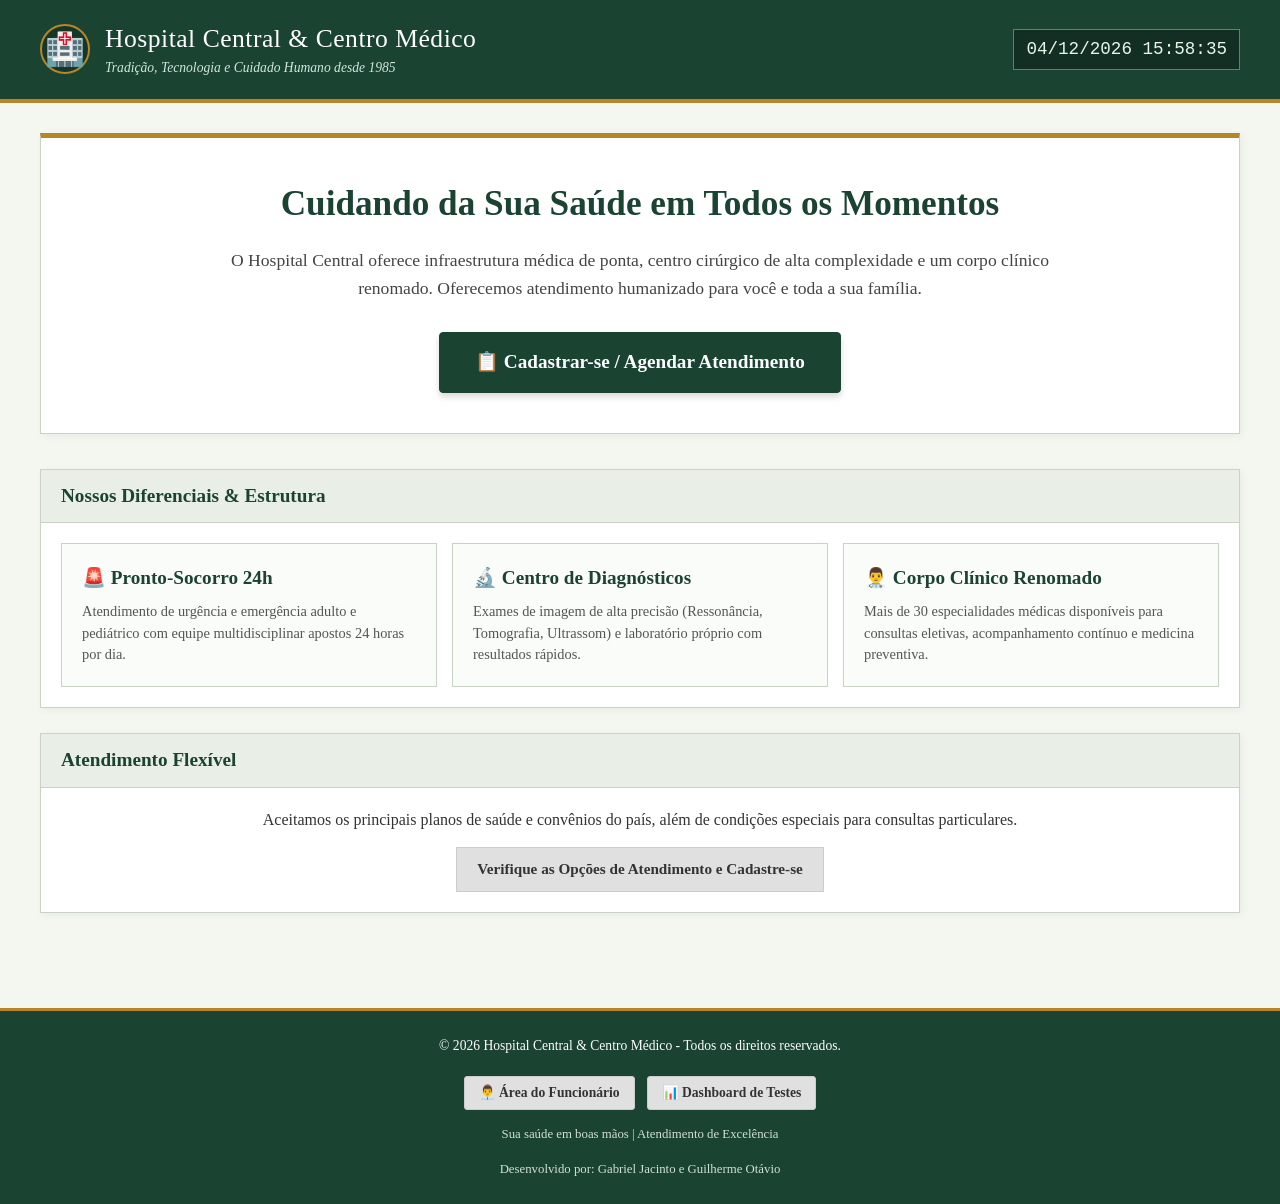
<file: index.html>
<!DOCTYPE html>
<html lang="pt-BR">
<head>
    <meta charset="UTF-8">
    <meta name="viewport" content="width=device-width, initial-scale=1.0">
    <meta name="author" content="Gabriel Jacinto e Guilherme Otávio">
    <title>Hospital Central - Excelência em Saúde</title>
    <link rel="stylesheet" href="style.css">
</head>
<body>

    <!-- HEADER SEMÂNTICO -->
    <header class="header-principal">
        <div class="container header-content">
            <div class="logo-area">
                <div class="brasao">🏥</div>
                <div>
                    <h1>Hospital Central & Centro Médico</h1>
                    <p class="subtitulo">Tradição, Tecnologia e Cuidado Humano desde 1985</p>
                </div>
            </div>
            <div class="relogio-sistema" id="relogio">--:--:--</div>
        </div>
    </header>

    <!-- BANNER PRINCIPAL DE PROPAGANDA -->
    <section class="container" style="margin-top: 30px;">
        <div class="painel" style="border-top: 5px solid var(--dourado);">
            <div class="painel-body" style="text-align: center; padding: 40px 20px;">
                <h2 style="color: var(--verde-escuro); font-size: 2.2rem; margin-bottom: 15px;">
                    Cuidando da Sua Saúde em Todos os Momentos
                </h2>
                <p style="font-size: 1.1rem; color: #444; max-width: 850px; margin: 0 auto 25px auto; line-height: 1.6;">
                    O Hospital Central oferece infraestrutura médica de ponta, centro cirúrgico de alta complexidade e um corpo clínico renomado. Oferecemos atendimento humanizado para você e toda a sua família.
                </p>

                <!-- BOTÃO DE CHAMADA PARA O CADASTRO SEPARADO -->
                <div style="margin-top: 30px;">
                    <a href="paciente.html" class="btn btn-primary" style="font-size: 1.2rem; padding: 15px 35px; text-decoration: none; display: inline-block; border-radius: 4px; box-shadow: 0 4px 6px rgba(0,0,0,0.15);">
                        📋 Cadastrar-se / Agendar Atendimento
                    </a>
                </div>
            </div>
        </div>
    </section>

    <!-- GRID DE DIFERENCIAIS E SERVIÇOS -->
    <main class="container main-content" style="padding-top: 10px;">
        <section class="painel">
            <div class="painel-header">
                <h2>Nossos Diferenciais & Estrutura</h2>
            </div>
            <div class="painel-body">
                <div class="grid grid-3">
                    <div style="background: #fafcf9; padding: 20px; border: 1px solid var(--borda-cor);">
                        <h3 style="color: var(--verde-escuro); font-size: 1.2rem; margin-bottom: 8px;">🚨 Pronto-Socorro 24h</h3>
                        <p style="font-size: 0.9rem; color: #555;">Atendimento de urgência e emergência adulto e pediátrico com equipe multidisciplinar apostos 24 horas por dia.</p>
                    </div>

                    <div style="background: #fafcf9; padding: 20px; border: 1px solid var(--borda-cor);">
                        <h3 style="color: var(--verde-escuro); font-size: 1.2rem; margin-bottom: 8px;">🔬 Centro de Diagnósticos</h3>
                        <p style="font-size: 0.9rem; color: #555;">Exames de imagem de alta precisão (Ressonância, Tomografia, Ultrassom) e laboratório próprio com resultados rápidos.</p>
                    </div>

                    <div style="background: #fafcf9; padding: 20px; border: 1px solid var(--borda-cor);">
                        <h3 style="color: var(--verde-escuro); font-size: 1.2rem; margin-bottom: 8px;">👨‍⚕️ Corpo Clínico Renomado</h3>
                        <p style="font-size: 0.9rem; color: #555;">Mais de 30 especialidades médicas disponíveis para consultas eletivas, acompanhamento contínuo e medicina preventiva.</p>
                    </div>
                </div>
            </div>
        </section>

        <!-- SEÇÃO DE INFORMAÇÕES DE CONVÊNIOS -->
        <section class="painel">
            <div class="painel-header">
                <h2>Atendimento Flexível</h2>
            </div>
            <div class="painel-body" style="text-align: center;">
                <p style="font-size: 1rem; color: #333; margin-bottom: 15px;">
                    Aceitamos os principais planos de saúde e convênios do país, além de condições especiais para consultas particulares.
                </p>
                <a href="paciente.html" class="btn btn-secondary" style="text-decoration: none; display: inline-block;">
                    Verifique as Opções de Atendimento e Cadastre-se
                </a>
            </div>
        </section>
    </main>

    <!-- FOOTER SEMÂNTICO COM BOTÕES SOLICITADOS -->
    <footer class="footer-principal" style="padding: 25px 0; background-color: var(--verde-escuro); color: #ffffff; margin-top: 40px;">
        <div class="container footer-content" style="display: flex; flex-direction: column; align-items: center; gap: 15px; text-align: center;">
            
            <p style="margin: 0;">&copy; 2026 Hospital Central & Centro Médico - Todos os direitos reservados.</p>
            
            <!-- APENAS OS DOIS BOTÕES DE SISTEMA -->
            <div style="display: flex; gap: 12px; flex-wrap: wrap; justify-content: center; margin-top: 5px;">
                <a href="funcionario.html" class="btn btn-secondary" style="font-size: 0.85rem; padding: 6px 14px; text-decoration: none; border-radius: 3px; display: inline-flex; align-items: center; gap: 5px;">
                    👨‍💼 Área do Funcionário
                </a>
                <a href="dashboard.html" class="btn btn-secondary" style="font-size: 0.85rem; padding: 6px 14px; text-decoration: none; border-radius: 3px; display: inline-flex; align-items: center; gap: 5px;">
                    📊 Dashboard de Testes
                </a>
            </div>

            <p style="font-size: 0.8rem; color: #d0e0d5; margin: 0;">Sua saúde em boas mãos | Atendimento de Excelência</p>
            <p style="font-size: 0.8rem; color: #d0e0d5; margin: 0;">Desenvolvido por: Gabriel Jacinto e Guilherme Otávio</p>
        </div>
    </footer>

    <script src="script.js"></script>
</body>
</html>
</file>
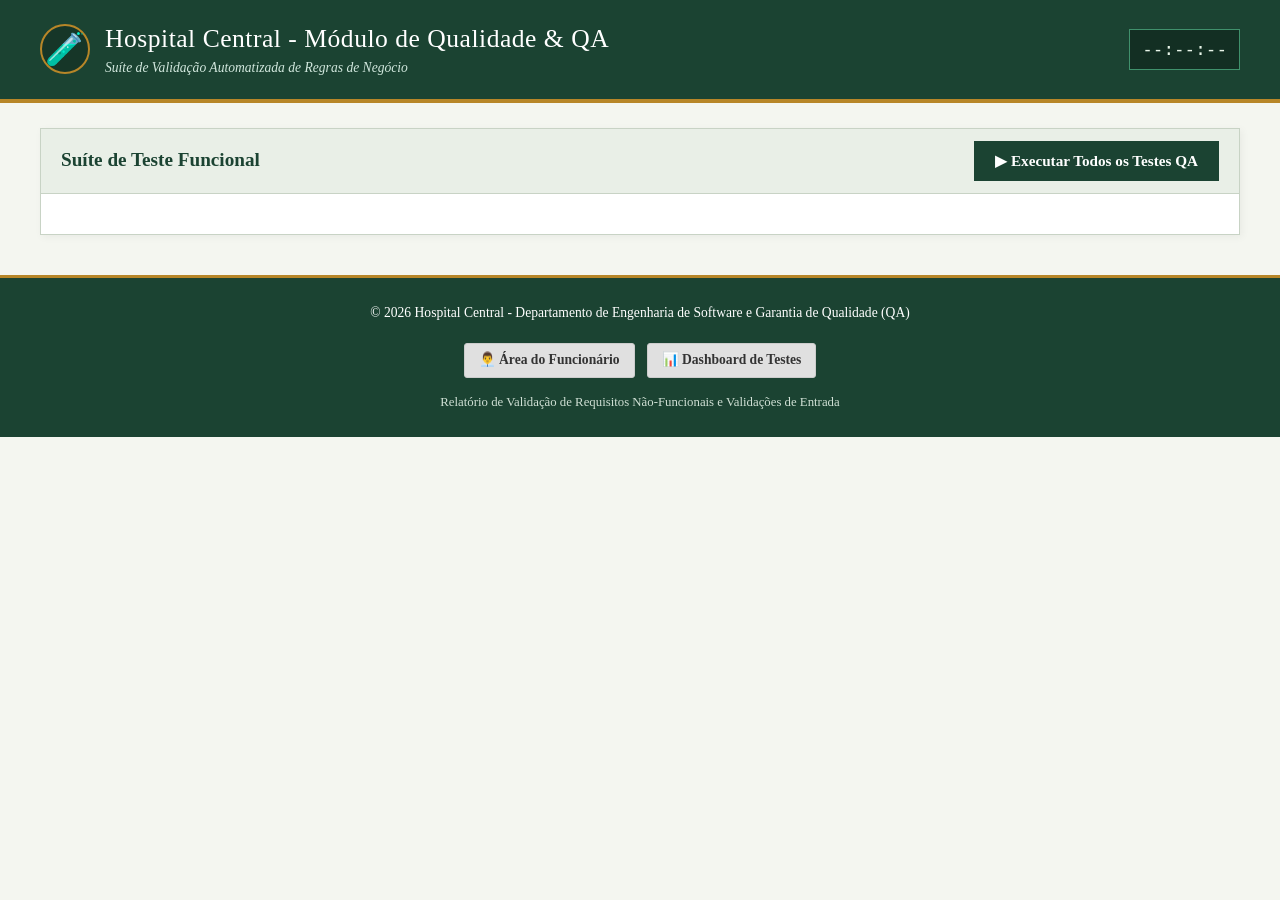
<file: dashboard.html>
<!DOCTYPE html>
<html lang="pt-BR">
<head>
    <meta charset="UTF-8">
    <meta name="viewport" content="width=device-width, initial-scale=1.0">
    <title>Hospital Central - Painel de Testes QA (Quality Assurance)</title>
    <link rel="stylesheet" href="style.css">
    <style>
        /* ESTILOS ESPECÍFICOS DO PAINEL DE QA */
        .qa-status-card {
            display: flex;
            justify-content: space-between;
            align-items: center;
            padding: 15px 20px;
            background: #fafcf9;
            border: 1px solid var(--borda-cor);
            margin-bottom: 20px;
            gap: 20px;
        }

        .badge-qa {
            padding: 4px 10px;
            border-radius: 3px;
            font-weight: bold;
            font-size: 0.85rem;
            letter-spacing: 0.5px;
        }

        .badge-pass {
            background-color: #2d6a4f;
            color: #ffffff;
        }

        .badge-fail {
            background-color: #8b0000;
            color: #ffffff;
        }

        .tabela-qa td {
            vertical-align: middle;
        }

        .log-code {
            font-family: monospace;
            background-color: #eee;
            padding: 2px 6px;
            border-radius: 3px;
            font-size: 0.85rem;
            color: #333;
        }

        .tag-tipo {
            font-weight: bold;
            font-size: 0.8rem;
            padding: 2px 6px;
            border-radius: 3px;
            display: inline-block;
        }

        .tag-requisito {
            color: #2d6a4f;
            background-color: #e8f5e9;
            border: 1px solid #c8e6c9;
        }

        .tag-bloqueio {
            color: #b71c1c;
            background-color: #ffebee;
            border: 1px solid #ffcdd2;
        }

        /* BÔNUS: GRÁFICO EM BARRAS CSS */
        .chart-container {
            width: 100%;
            max-width: 280px;
        }

        .chart-bar-bg {
            height: 18px;
            width: 100%;
            background-color: #8b0000;
            border-radius: 9px;
            overflow: hidden;
            display: flex;
        }

        .chart-bar-fill {
            height: 100%;
            background-color: #2d6a4f;
            width: 0%;
            transition: width 0.4s ease;
        }

        /* BÔNUS: MODAL DE EVIDÊNCIA */
        .modal-evidencia {
            display: none;
            position: fixed;
            z-index: 1000;
            left: 0;
            top: 0;
            width: 100%;
            height: 100%;
            background-color: rgba(0,0,0,0.6);
            align-items: center;
            justify-content: center;
        }

        .modal-content {
            background-color: #fff;
            padding: 20px;
            border-radius: 6px;
            max-width: 500px;
            width: 90%;
            text-align: center;
            border: 1px solid var(--borda-cor);
        }
    </style>
</head>
<body>

    <!-- HEADER SEMÂNTICO -->
    <header class="header-principal">
        <div class="container header-content">
            <div class="logo-area">
                <div class="brasao">🧪</div>
                <div>
                    <h1>Hospital Central - Módulo de Qualidade & QA</h1>
                    <p class="subtitulo">Suíte de Validação Automatizada de Regras de Negócio</p>
                </div>
            </div>
            <div class="relogio-sistema" id="relogio">--:--:--</div>
        </div>
    </header>

    <!-- BANNER & CONTROLES DE EXECUÇÃO DE TESTE -->
    <div class="container" style="margin-top: 25px;">
        <div class="painel">
            <div class="painel-header" style="display: flex; justify-content: space-between; align-items: center;">
                <h2>Suíte de Teste Funcional</h2>
                <button class="btn btn-primary" onclick="executarBateriaDeTestes()">▶ Executar Todos os Testes QA</button>
            </div>
            <div class="painel-body">
                
                <!-- ÁREA DE TESTES (ESCONDIDA POR PADRÃO VIA DISPLAY: NONE) -->
                <div id="conteudoQA" style="display: none;">
                    
                    <!-- BÔNUS: REGISTRO DO NAVEGADOR EXECUTADO -->
                    <div style="background: #eef2f5; padding: 8px 15px; border: 1px solid #cbd5e1; font-size: 0.85rem; margin-bottom: 15px; color: #334155;">
                        🌐 <strong>Ambiente de Execução:</strong> <span id="infoNavegador">Identificando...</span>
                    </div>

                    <!-- RESUMO DA HOMOLOGAÇÃO & BÔNUS: GRÁFICO CSS -->
                    <div class="qa-status-card">
                        <div>
                            <strong style="color: var(--verde-escuro); font-size: 1.1rem;">Resumo da Homologação</strong>
                            <p style="font-size: 0.85rem; color: #555; margin-top: 4px;">Validação de entradas de formulário, máscaras dinâmicas e restrições do sistema.</p>
                        </div>

                        <!-- GRÁFICO CSS BÔNUS -->
                        <div class="chart-container">
                            <span style="font-size: 0.75rem; font-weight: bold; color: #555; display: block; margin-bottom: 4px;">Proporção PASS × FAIL</span>
                            <div class="chart-bar-bg">
                                <div class="chart-bar-fill" id="chartPassFill"></div>
                            </div>
                            <span id="chartLegend" style="font-size: 0.75rem; color: #666; margin-top: 4px; display: block; text-align: center;">0% Passou</span>
                        </div>

                        <div style="display: flex; gap: 15px; text-align: center;">
                            <div>
                                <span class="stat-numero" id="qaTotal">0</span>
                                <span class="stat-rotulo">Testes</span>
                            </div>
                            <div>
                                <span class="stat-numero" style="color: #2d6a4f;" id="qaPassados">0</span>
                                <span class="stat-rotulo">Passaram</span>
                            </div>
                            <div>
                                <span class="stat-numero" style="color: #8b0000;" id="qaFalhados">0</span>
                                <span class="stat-rotulo">Falharam</span>
                            </div>
                        </div>
                    </div>

                    <!-- BÔNUS: FILTROS POR TIPO E POR STATUS -->
                    <div class="tabela-filtros" style="display: flex; gap: 10px; margin-bottom: 15px;">
                        <select id="filtroTipo" onchange="aplicarFiltrosQA()" style="padding: 6px; border: 1px solid var(--borda-cor);">
                            <option value="TODOS">Todos os Tipos (Requisito + Bloqueio)</option>
                            <option value="REQUISITO">Apenas REQUISITOS</option>
                            <option value="BLOQUEIO">Apenas BLOQUEIOS</option>
                        </select>

                        <select id="filtroStatus" onchange="aplicarFiltrosQA()" style="padding: 6px; border: 1px solid var(--borda-cor);">
                            <option value="TODOS">Todos os Status</option>
                            <option value="PASSED">Apenas PASSED</option>
                            <option value="FAILED">Apenas FAILED</option>
                        </select>
                    </div>

                    <!-- TABELA DE RESULTADOS DO TESTE -->
                    <div class="tabela-wrapper">
                        <table class="tabela-classica tabela-qa">
                            <thead>
                                <tr>
                                    <th>ID / Caso de Teste</th>
                                    <th>Categoria</th>
                                    <th>Entrada Simulada</th>
                                    <th>Resultado Esperado</th>
                                    <th>Resultado Obtido</th>
                                    <th>Evidência</th>
                                    <th>Status QA</th>
                                </tr>
                            </thead>
                            <tbody id="tabelaResultadosQA">
                                <!-- Preenchido via Javascript -->
                            </tbody>
                        </table>
                    </div>

                </div>

                <!-- ELEMENTOS OCULTOS PARA TESTE DOM -->
                <div style="display: none;">
                    <input type="text" id="nomeCompleto">
                    <input type="text" id="cpf">
                    <input type="text" id="rg">
                    <input type="text" id="dataNascimento">
                    <input type="text" id="dataAdmissao">
                    <input type="text" id="telefone">
                    <input type="text" id="cep" maxlength="8">
                    <input type="text" id="matricula">
                    <input type="text" id="carteirinha">
                    <input type="number" id="salario" step="0.01" min="0">
                </div>
            </div>
        </div>
    </div>

    <!-- BÔNUS: MODAL DE VISUALIZAÇÃO DE EVIDÊNCIA -->
    <div id="modalEvidencia" class="modal-evidencia">
        <div class="modal-content">
            <h3 id="modalTitulo" style="margin-bottom: 10px; color: var(--verde-escuro);">Evidência do Teste</h3>
            <div id="modalCorpoEvidencia" style="margin: 15px 0; background: #f9f9f9; padding: 15px; border: 1px dashed #ccc;">
                <!-- Conteúdo gerado dinamicamente -->
            </div>
            <button class="btn btn-secondary" onclick="fecharModalEvidencia()">Fechar</button>
        </div>
    </div>

    <!-- FOOTER SEMÂNTICO COM OS BOTÕES PADRONIZADOS -->
    <footer class="footer-principal" style="padding: 25px 0; background-color: var(--verde-escuro); color: #ffffff; margin-top: 40px;">
        <div class="container footer-content" style="display: flex; flex-direction: column; align-items: center; gap: 15px; text-align: center;">
            
            <p style="margin: 0;">&copy; 2026 Hospital Central - Departamento de Engenharia de Software e Garantia de Qualidade (QA)</p>
            
            <div style="display: flex; gap: 12px; flex-wrap: wrap; justify-content: center; margin-top: 5px;">
                <a href="funcionario.html" class="btn btn-secondary" style="font-size: 0.85rem; padding: 6px 14px; text-decoration: none; border-radius: 3px; display: inline-flex; align-items: center; gap: 5px;">
                    👨‍💼 Área do Funcionário
                </a>
                <a href="dashboard.html" class="btn btn-secondary" style="font-size: 0.85rem; padding: 6px 14px; text-decoration: none; border-radius: 3px; display: inline-flex; align-items: center; gap: 5px;">
                    📊 Dashboard de Testes
                </a>
            </div>

            <p style="font-size: 0.8rem; color: #d0e0d5; margin: 0;">Relatório de Validação de Requisitos Não-Funcionais e Validações de Entrada</p>
        </div>
    </footer>

    <!-- CARREGA O SCRIPT DO SISTEMA E O MOTOR DE TESTES QA -->
    <script src="script.js"></script>
    <script src="scriptqa.js"></script>
</body>
</html>
</file>
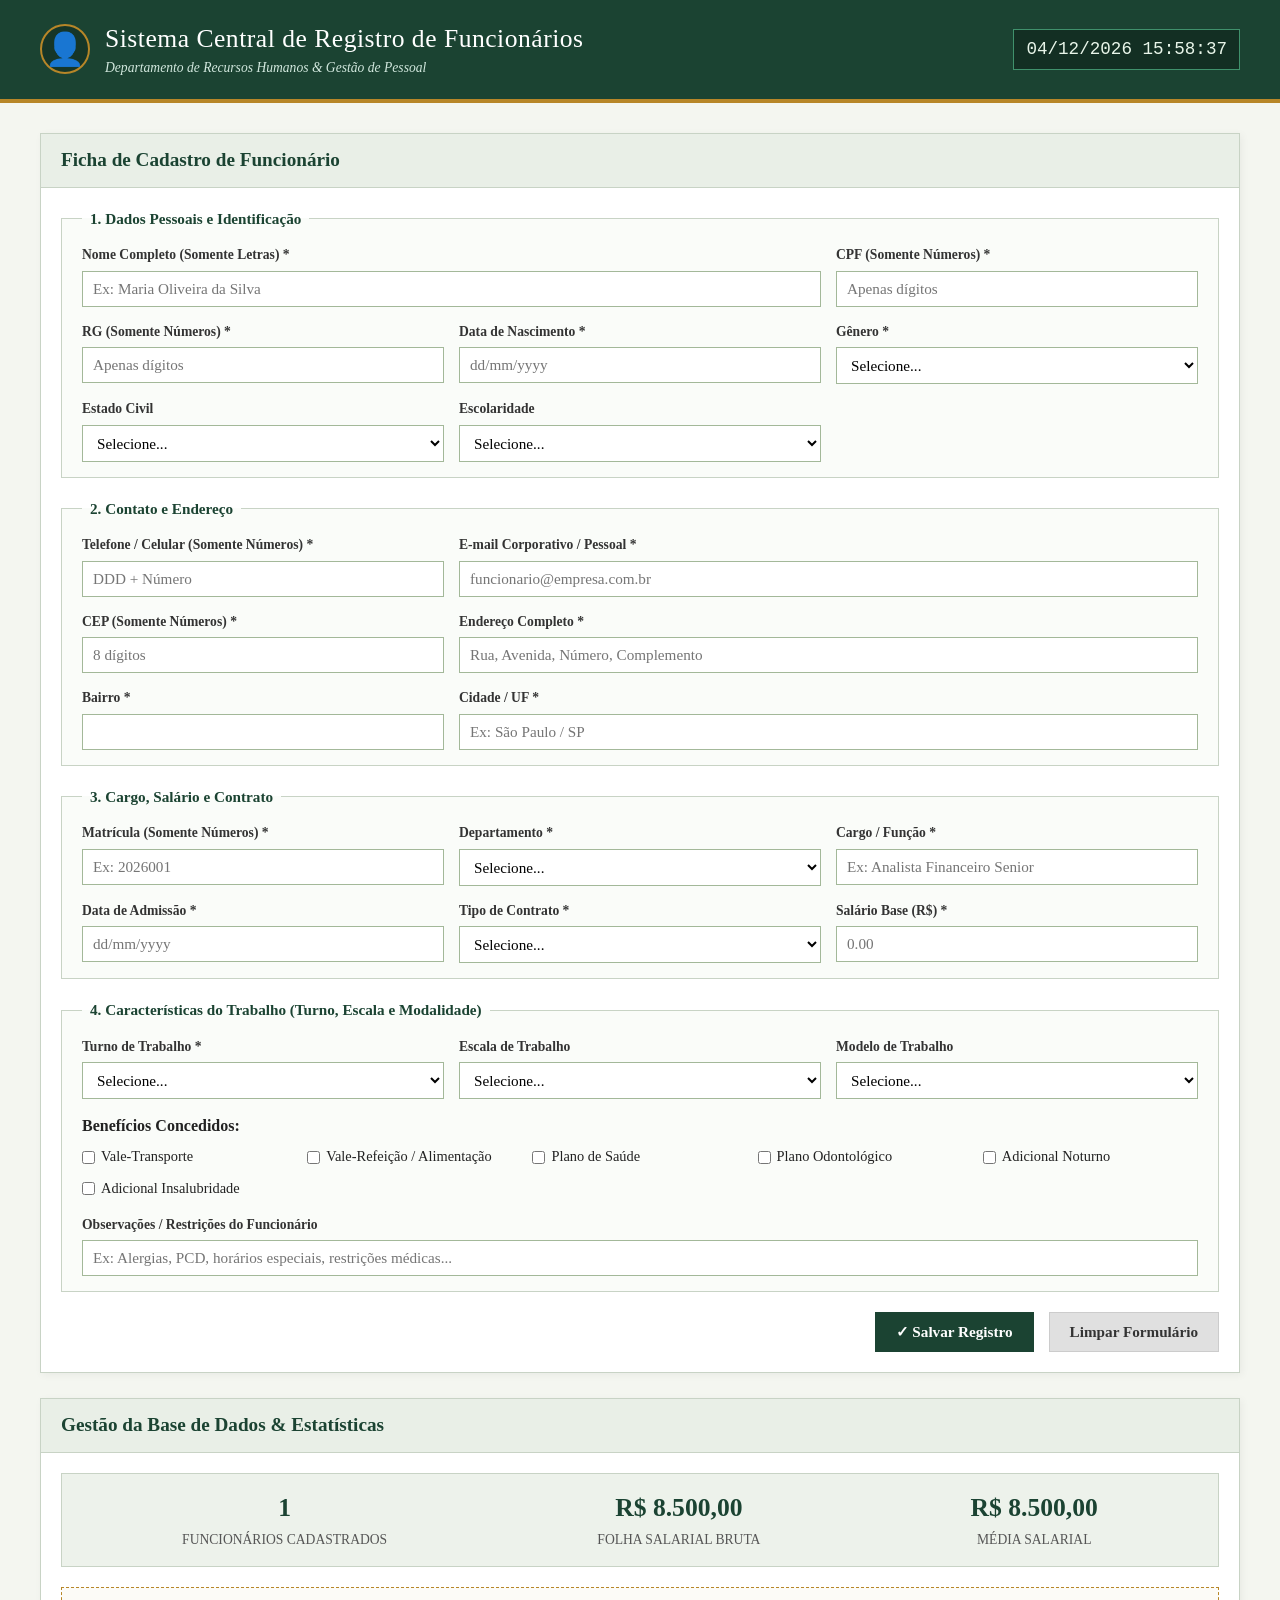
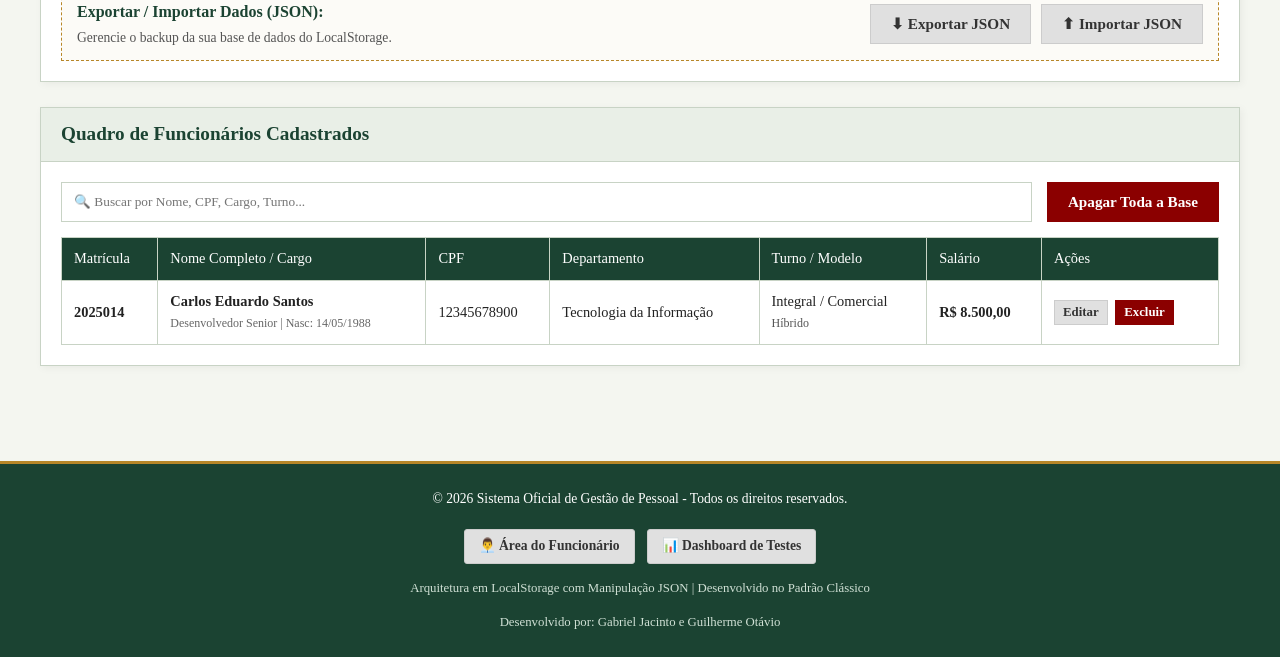
<file: funcionario.html>
<!DOCTYPE html>
<html lang="pt-BR">
<head>
    <meta charset="UTF-8">
    <meta name="viewport" content="width=device-width, initial-scale=1.0">
    <meta name="author" content="Gabriel Jacinto e Guilherme Otávio">
    <title>Sistema de Cadastro de Funcionários</title>
    <link rel="stylesheet" href="style.css">
</head>
<body>

    <!-- HEADER SEMÂNTICO -->
    <header class="header-principal">
        <div class="container header-content">
            <div class="logo-area">
                <div class="brasao">👤</div>
                <div>
                    <h1>Sistema Central de Registro de Funcionários</h1>
                    <p class="subtitulo">Departamento de Recursos Humanos & Gestão de Pessoal</p>
                </div>
            </div>
            <div class="relogio-sistema" id="relogio">--:--:--</div>
        </div>
    </header>

    <!-- MAIN SEMÂNTICO -->
    <main class="container main-content">
        
        <!-- SEÇÃO DO FORMULÁRIO -->
        <section class="painel">
            <div class="painel-header">
                <h2>Ficha de Cadastro de Funcionário</h2>
            </div>
            
            <form id="formFuncionario" class="painel-body">
                <input type="hidden" id="funcionarioId">

                <!-- 1. DADOS PESSOAIS -->
                <fieldset>
                    <legend>1. Dados Pessoais e Identificação</legend>
                    <div class="grid grid-3">
                        <div class="campo span-2">
                            <label for="nomeCompleto">Nome Completo (Somente Letras) *</label>
                            <input type="text" id="nomeCompleto" required placeholder="Ex: Maria Oliveira da Silva">
                        </div>
                        <div class="campo">
                            <label for="cpf">CPF (Somente Números) *</label>
                            <input type="text" id="cpf" required placeholder="Apenas dígitos" maxlength="11">
                        </div>
                        <div class="campo">
                            <label for="rg">RG (Somente Números) *</label>
                            <input type="text" id="rg" required placeholder="Apenas dígitos" maxlength="12">
                        </div>
                        <div class="campo">
                            <label for="dataNascimento">Data de Nascimento *</label>
                            <input type="text" id="dataNascimento" required placeholder="dd/mm/yyyy" maxlength="10">
                        </div>
                        <div class="campo">
                            <label for="genero">Gênero *</label>
                            <select id="genero" required>
                                <option value="">Selecione...</option>
                                <option value="Feminino">Feminino</option>
                                <option value="Masculino">Masculino</option>
                                <option value="Outro">Outro</option>
                                <option value="Prefiro não informar">Prefiro não informar</option>
                            </select>
                        </div>
                        <div class="campo">
                            <label for="estadoCivil">Estado Civil</label>
                            <select id="estadoCivil">
                                <option value="">Selecione...</option>
                                <option value="Solteiro(a)">Solteiro(a)</option>
                                <option value="Casado(a)">Casado(a)</option>
                                <option value="Divorciado(a)">Divorciado(a)</option>
                                <option value="Viuvo(a)">Viúvo(a)</option>
                                <option value="União Estável">União Estável</option>
                            </select>
                        </div>
                        <div class="campo">
                            <label for="escolaridade">Escolaridade</label>
                            <select id="escolaridade">
                                <option value="">Selecione...</option>
                                <option value="Ensino Fundamental">Ensino Fundamental</option>
                                <option value="Ensino Médio">Ensino Médio</option>
                                <option value="Técnico">Técnico</option>
                                <option value="Superior Incompleto">Superior Incompleto</option>
                                <option value="Superior Completo">Superior Completo</option>
                                <option value="Pós-Graduação / Especialização">Pós-Graduação / Especialização</option>
                            </select>
                        </div>
                    </div>
                </fieldset>

                <!-- 2. CONTATO E ENDEREÇO -->
                <fieldset>
                    <legend>2. Contato e Endereço</legend>
                    <div class="grid grid-3">
                        <div class="campo">
                            <label for="telefone">Telefone / Celular (Somente Números) *</label>
                            <input type="text" id="telefone" required placeholder="DDD + Número" maxlength="11">
                        </div>
                        <div class="campo span-2">
                            <label for="email">E-mail Corporativo / Pessoal *</label>
                            <input type="email" id="email" required placeholder="funcionario@empresa.com.br">
                        </div>
                        <div class="campo">
                            <label for="cep">CEP (Somente Números) *</label>
                            <input type="text" id="cep" required placeholder="8 dígitos" maxlength="8">
                        </div>
                        <div class="campo span-2">
                            <label for="logradouro">Endereço Completo *</label>
                            <input type="text" id="logradouro" required placeholder="Rua, Avenida, Número, Complemento">
                        </div>
                        <div class="campo">
                            <label for="bairro">Bairro *</label>
                            <input type="text" id="bairro" required>
                        </div>
                        <div class="campo span-2">
                            <label for="cidadeUf">Cidade / UF *</label>
                            <input type="text" id="cidadeUf" required placeholder="Ex: São Paulo / SP">
                        </div>
                    </div>
                </fieldset>

                <!-- 3. DADOS DE CARGO E CONTRATO -->
                <fieldset>
                    <legend>3. Cargo, Salário e Contrato</legend>
                    <div class="grid grid-3">
                        <div class="campo">
                            <label for="matricula">Matrícula (Somente Números) *</label>
                            <input type="text" id="matricula" required placeholder="Ex: 2026001">
                        </div>
                        <div class="campo">
                            <label for="departamento">Departamento *</label>
                            <select id="departamento" required>
                                <option value="">Selecione...</option>
                                <option value="Administrativo">Administrativo</option>
                                <option value="Recursos Humanos">Recursos Humanos</option>
                                <option value="Tecnologia da Informação">Tecnologia da Informação</option>
                                <option value="Financeiro">Financeiro</option>
                                <option value="Operacional">Operacional</option>
                                <option value="Vendas / Comercial">Vendas / Comercial</option>
                                <option value="Saúde / Enfermagem">Saúde / Enfermagem</option>
                            </select>
                        </div>
                        <div class="campo">
                            <label for="cargo">Cargo / Função *</label>
                            <input type="text" id="cargo" required placeholder="Ex: Analista Financeiro Senior">
                        </div>
                        <div class="campo">
                            <label for="dataAdmissao">Data de Admissão *</label>
                            <input type="text" id="dataAdmissao" required placeholder="dd/mm/yyyy" maxlength="10">
                        </div>
                        <div class="campo">
                            <label for="tipoContrato">Tipo de Contrato *</label>
                            <select id="tipoContrato" required>
                                <option value="">Selecione...</option>
                                <option value="CLT - Tempo Indeterminado">CLT - Tempo Indeterminado</option>
                                <option value="CLT - Determinado">CLT - Tempo Determinado</option>
                                <option value="PJ">Pessoa Jurídica (PJ)</option>
                                <option value="Estágio">Estágio</option>
                                <option value="Temporário">Temporário</option>
                            </select>
                        </div>
                        <div class="campo">
                            <label for="salario">Salário Base (R$) *</label>
                            <input type="number" id="salario" step="0.01" min="0" required placeholder="0.00">
                        </div>
                    </div>
                </fieldset>

                <!-- 4. CARACTERÍSTICAS DA JORNADA E TRABALHO -->
                <fieldset>
                    <legend>4. Características do Trabalho (Turno, Escala e Modalidade)</legend>
                    <div class="grid grid-3">
                        <div class="campo">
                            <label for="turno">Turno de Trabalho *</label>
                            <select id="turno" required>
                                <option value="">Selecione...</option>
                                <option value="Matutino (Manhã)">Matutino (Manhã)</option>
                                <option value="Vespertino (Tarde)">Vespertino (Tarde)</option>
                                <option value="Noturno (Noite)">Noturno (Noite)</option>
                                <option value="Integral / Comercial">Integral / Comercial</option>
                                <option value="Plantão 12x36 (Dia)">Plantão 12x36 (Dia)</option>
                                <option value="Plantão 12x36 (Noite)">Plantão 12x36 (Noite)</option>
                            </select>
                        </div>
                        <div class="campo">
                            <label for="escala">Escala de Trabalho</label>
                            <select id="escala">
                                <option value="">Selecione...</option>
                                <option value="5x2 (Segunda a Sexta)">5x2 (Segunda a Sexta)</option>
                                <option value="6x1 (Folga Rotativa)">6x1 (Folga Rotativa)</option>
                                <option value="12x36">12x36</option>
                                <option value="24x48">24x48</option>
                            </select>
                        </div>
                        <div class="campo">
                            <label for="modalidade">Modelo de Trabalho</label>
                            <select id="modalidade">
                                <option value="">Selecione...</option>
                                <option value="Presencial">Presencial</option>
                                <option value="Híbrido">Híbrido</option>
                                <option value="Home Office / Remoto">Home Office / Remoto</option>
                            </select>
                        </div>
                    </div>

                    <div style="margin-top: 15px;">
                        <label style="font-weight: bold; margin-bottom: 8px; display: block;">Benefícios Concedidos:</label>
                        <div class="checkbox-group">
                            <label><input type="checkbox" id="benVT"> Vale-Transporte</label>
                            <label><input type="checkbox" id="benVR"> Vale-Refeição / Alimentação</label>
                            <label><input type="checkbox" id="benSaude"> Plano de Saúde</label>
                            <label><input type="checkbox" id="benOdonto"> Plano Odontológico</label>
                            <label><input type="checkbox" id="benAdicNoturno"> Adicional Noturno</label>
                            <label><input type="checkbox" id="benInsalubridade"> Adicional Insalubridade</label>
                        </div>
                    </div>

                    <div class="campo" style="margin-top: 15px;">
                        <label for="observacoes">Observações / Restrições do Funcionário</label>
                        <input type="text" id="observacoes" placeholder="Ex: Alergias, PCD, horários especiais, restrições médicas...">
                    </div>
                </fieldset>

                <!-- BOTÕES DE AÇÃO DO FORMULÁRIO -->
                <div class="form-actions">
                    <button type="submit" class="btn btn-primary" id="btnSalvar">✓ Salvar Registro</button>
                    <button type="button" class="btn btn-secondary" onclick="limparFormulario()">Limpar Formulário</button>
                </div>
            </form>
        </section>

        <!-- SEÇÃO DE ESTATÍSTICAS E IMPORTAÇÃO/EXPORTAÇÃO -->
        <section class="painel">
            <div class="painel-header">
                <h2>Gestão da Base de Dados & Estatísticas</h2>
            </div>
            <div class="painel-body">
                <div class="stats-bar">
                    <div class="stat-box">
                        <span class="stat-numero" id="statTotalFuncionarios">0</span>
                        <span class="stat-rotulo">Funcionários Cadastrados</span>
                    </div>
                    <div class="stat-box">
                        <span class="stat-numero" id="statFolhaTotal">R$ 0,00</span>
                        <span class="stat-rotulo">Folha Salarial Bruta</span>
                    </div>
                    <div class="stat-box">
                        <span class="stat-numero" id="statMediaSalarial">R$ 0,00</span>
                        <span class="stat-rotulo">Média Salarial</span>
                    </div>
                </div>

                <div class="json-tools">
                    <div>
                        <strong style="color: var(--verde-escuro);">Exportar / Importar Dados (JSON):</strong>
                        <p style="font-size: 0.85rem; color: #555; margin-top: 4px;">Gerencie o backup da sua base de dados do LocalStorage.</p>
                    </div>
                    <div class="json-buttons">
                        <button type="button" class="btn btn-secondary" onclick="exportarJSON()">⬇ Exportar JSON</button>
                        <button type="button" class="btn btn-secondary" onclick="document.getElementById('fileInputJSON').click()">⬆ Importar JSON</button>
                        <input type="file" id="fileInputJSON" accept=".json" style="display: none;" onchange="importarJSON(event)">
                    </div>
                </div>
            </div>
        </section>

        <!-- SEÇÃO DE TABELA DE REGISTROS -->
        <section class="painel">
            <div class="painel-header">
                <h2>Quadro de Funcionários Cadastrados</h2>
            </div>
            <div class="painel-body">
                <div class="tabela-filtros">
                    <input type="text" id="filtroBusca" placeholder="🔍 Buscar por Nome, CPF, Cargo, Turno..." onkeyup="renderizarTabela()">
                    <button class="btn btn-danger" onclick="limparTudo()">Apagar Toda a Base</button>
                </div>

                <div class="tabela-wrapper">
                    <table class="tabela-classica">
                        <thead>
                            <tr>
                                <th>Matrícula</th>
                                <th>Nome Completo / Cargo</th>
                                <th>CPF</th>
                                <th>Departamento</th>
                                <th>Turno / Modelo</th>
                                <th>Salário</th>
                                <th>Ações</th>
                            </tr>
                        </thead>
                        <tbody id="corpoTabela">
                            <!-- Preenchido via Javascript -->
                        </tbody>
                    </table>
                </div>
            </div>
        </section>

    </main>

    <!-- FOOTER SEMÂNTICO COM OS BOTÕES PADRONIZADOS -->
    <footer class="footer-principal" style="padding: 25px 0; background-color: var(--verde-escuro); color: #ffffff; margin-top: 40px;">
        <div class="container footer-content" style="display: flex; flex-direction: column; align-items: center; gap: 15px; text-align: center;">
            
            <p style="margin: 0;">&copy; 2026 Sistema Oficial de Gestão de Pessoal - Todos os direitos reservados.</p>
            
            <!-- APENAS OS DOIS BOTÕES DE SISTEMA -->
            <div style="display: flex; gap: 12px; flex-wrap: wrap; justify-content: center; margin-top: 5px;">
                <a href="funcionario.html" class="btn btn-secondary" style="font-size: 0.85rem; padding: 6px 14px; text-decoration: none; border-radius: 3px; display: inline-flex; align-items: center; gap: 5px;">
                    👨‍💼 Área do Funcionário
                </a>
                <a href="dashboard.html" class="btn btn-secondary" style="font-size: 0.85rem; padding: 6px 14px; text-decoration: none; border-radius: 3px; display: inline-flex; align-items: center; gap: 5px;">
                    📊 Dashboard de Testes
                </a>
            </div>

            <p style="font-size: 0.8rem; color: #d0e0d5; margin: 0;">Arquitetura em LocalStorage com Manipulação JSON | Desenvolvido no Padrão Clássico</p>
            <p style="font-size: 0.8rem; color: #d0e0d5; margin: 0;">Desenvolvido por: Gabriel Jacinto e Guilherme Otávio</p>
        </div>
    </footer>

    <script src="script.js"></script>
</body>
</html>
</file>
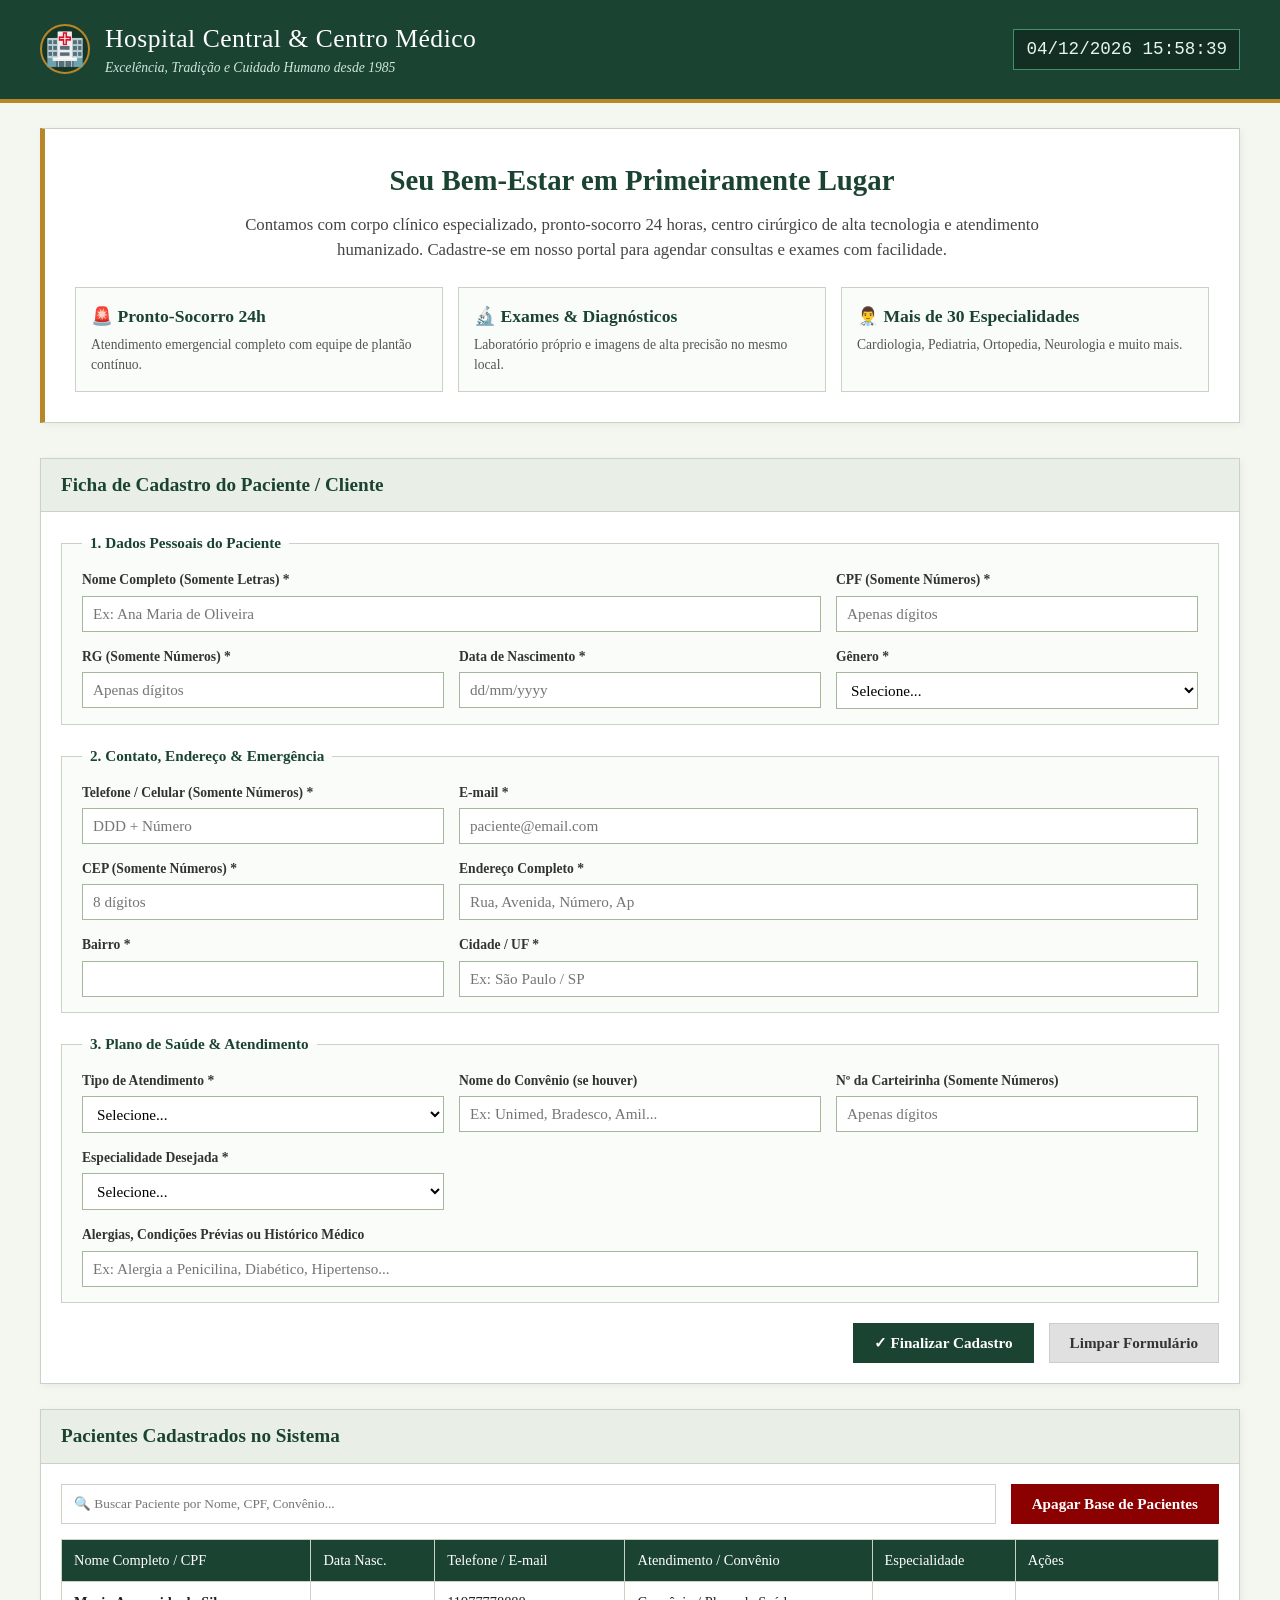
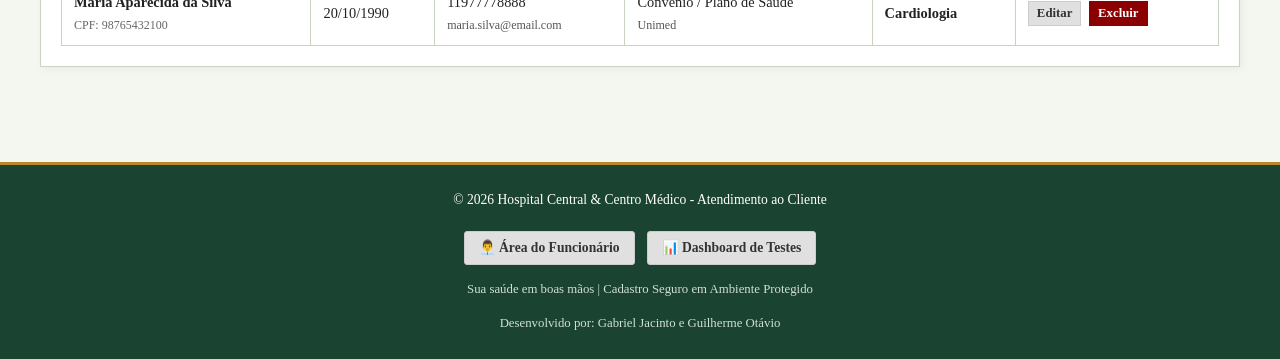
<file: paciente.html>
<!DOCTYPE html>
<html lang="pt-BR">
<head>
    <meta charset="UTF-8">
    <meta name="viewport" content="width=device-width, initial-scale=1.0">
    <meta name="author" content="Gabriel Jacinto e Guilherme Otávio">
    <title>Hospital Central - Portal do Paciente & Atendimento</title>
    <link rel="stylesheet" href="style.css">
</head>
<body>

    <!-- HEADER SEMÂNTICO (PROPAGANDA & INSTITUCIONAL) -->
    <header class="header-principal">
        <div class="container header-content">
            <div class="logo-area">
                <div class="brasao">🏥</div>
                <div>
                    <h1>Hospital Central & Centro Médico</h1>
                    <p class="subtitulo">Excelência, Tradição e Cuidado Humano desde 1985</p>
                </div>
            </div>
            <div class="relogio-sistema" id="relogio">--:--:--</div>
        </div>
    </header>

    <!-- BANNER DE PROPAGANDA / APRESENTAÇÃO -->
    <section class="container" style="margin-top: 25px;">
        <div class="painel" style="border-left: 5px solid var(--dourado);">
            <div class="painel-body" style="text-align: center; padding: 30px;">
                <h2 style="color: var(--verde-escuro); font-size: 1.8rem; margin-bottom: 10px;">Seu Bem-Estar em Primeiramente Lugar</h2>
                <p style="font-size: 1.05rem; color: #444; max-width: 800px; margin: 0 auto 20px auto;">
                    Contamos com corpo clínico especializado, pronto-socorro 24 horas, centro cirúrgico de alta tecnologia e atendimento humanizado. Cadastre-se em nosso portal para agendar consultas e exames com facilidade.
                </p>
                
                <!-- GRID DE DIFERENCIAIS (PROPAGANDA) -->
                <div class="grid grid-3" style="margin-top: 25px; text-align: left;">
                    <div style="background: #fafcf9; padding: 15px; border: 1px solid var(--borda-cor);">
                        <strong style="color: var(--verde-escuro); font-size: 1.1rem;">🚨 Pronto-Socorro 24h</strong>
                        <p style="font-size: 0.85rem; color: #555; margin-top: 5px;">Atendimento emergencial completo com equipe de plantão contínuo.</p>
                    </div>
                    <div style="background: #fafcf9; padding: 15px; border: 1px solid var(--borda-cor);">
                        <strong style="color: var(--verde-escuro); font-size: 1.1rem;">🔬 Exames & Diagnósticos</strong>
                        <p style="font-size: 0.85rem; color: #555; margin-top: 5px;">Laboratório próprio e imagens de alta precisão no mesmo local.</p>
                    </div>
                    <div style="background: #fafcf9; padding: 15px; border: 1px solid var(--borda-cor);">
                        <strong style="color: var(--verde-escuro); font-size: 1.1rem;">👨‍⚕️ Mais de 30 Especialidades</strong>
                        <p style="font-size: 0.85rem; color: #555; margin-top: 5px;">Cardiologia, Pediatria, Ortopedia, Neurologia e muito mais.</p>
                    </div>
                </div>
            </div>
        </div>
    </section>

    <!-- MAIN SEMÂNTICO -->
    <main class="container main-content" style="padding-top: 10px;">
        
        <!-- SEÇÃO DO FORMULÁRIO DE CADASTRO DO PACIENTE -->
        <section class="painel">
            <div class="painel-header">
                <h2>Ficha de Cadastro do Paciente / Cliente</h2>
            </div>
            
            <form id="formPaciente" class="painel-body">
                <input type="hidden" id="pacienteId">

                <!-- 1. DADOS PESSOAIS DO PACIENTE -->
                <fieldset>
                    <legend>1. Dados Pessoais do Paciente</legend>
                    <div class="grid grid-3">
                        <div class="campo span-2">
                            <label for="nomeCompleto">Nome Completo (Somente Letras) *</label>
                            <input type="text" id="nomeCompleto" required placeholder="Ex: Ana Maria de Oliveira">
                        </div>
                        <div class="campo">
                            <label for="cpf">CPF (Somente Números) *</label>
                            <input type="text" id="cpf" required placeholder="Apenas dígitos" maxlength="11">
                        </div>
                        <div class="campo">
                            <label for="rg">RG (Somente Números) *</label>
                            <input type="text" id="rg" required placeholder="Apenas dígitos" maxlength="12">
                        </div>
                        <div class="campo">
                            <label for="dataNascimento">Data de Nascimento *</label>
                            <input type="text" id="dataNascimento" required placeholder="dd/mm/yyyy" maxlength="10">
                        </div>
                        <div class="campo">
                            <label for="genero">Gênero *</label>
                            <select id="genero" required>
                                <option value="">Selecione...</option>
                                <option value="Feminino">Feminino</option>
                                <option value="Masculino">Masculino</option>
                                <option value="Outro">Outro</option>
                                <option value="Prefiro não informar">Prefiro não informar</option>
                            </select>
                        </div>
                    </div>
                </fieldset>

                <!-- 2. CONTATO E ENDEREÇO -->
                <fieldset>
                    <legend>2. Contato, Endereço & Emergência</legend>
                    <div class="grid grid-3">
                        <div class="campo">
                            <label for="telefone">Telefone / Celular (Somente Números) *</label>
                            <input type="text" id="telefone" required placeholder="DDD + Número" maxlength="11">
                        </div>
                        <div class="campo span-2">
                            <label for="email">E-mail *</label>
                            <input type="email" id="email" required placeholder="paciente@email.com">
                        </div>
                        <div class="campo">
                            <label for="cep">CEP (Somente Números) *</label>
                            <input type="text" id="cep" required placeholder="8 dígitos" maxlength="8">
                        </div>
                        <div class="campo span-2">
                            <label for="logradouro">Endereço Completo *</label>
                            <input type="text" id="logradouro" required placeholder="Rua, Avenida, Número, Ap">
                        </div>
                        <div class="campo">
                            <label for="bairro">Bairro *</label>
                            <input type="text" id="bairro" required>
                        </div>
                        <div class="campo span-2">
                            <label for="cidadeUf">Cidade / UF *</label>
                            <input type="text" id="cidadeUf" required placeholder="Ex: São Paulo / SP">
                        </div>
                    </div>
                </fieldset>

                <!-- 3. CONVÊNIO E DADOS MÉDICOS -->
                <fieldset>
                    <legend>3. Plano de Saúde & Atendimento</legend>
                    <div class="grid grid-3">
                        <div class="campo">
                            <label for="tipoAtendimento">Tipo de Atendimento *</label>
                            <select id="tipoAtendimento" required>
                                <option value="">Selecione...</option>
                                <option value="Particular">Particular</option>
                                <option value="Convênio / Plano de Saúde">Convênio / Plano de Saúde</option>
                                <option value="SUS / Encaminhamento">SUS / Encaminhamento</option>
                            </select>
                        </div>
                        <div class="campo">
                            <label for="nomeConvenio">Nome do Convênio (se houver)</label>
                            <input type="text" id="nomeConvenio" placeholder="Ex: Unimed, Bradesco, Amil...">
                        </div>
                        <div class="campo">
                            <label for="carteirinha">Nº da Carteirinha (Somente Números)</label>
                            <input type="text" id="carteirinha" placeholder="Apenas dígitos" maxlength="20">
                        </div>
                        <div class="campo">
                            <label for="especialidadeInteresse">Especialidade Desejada *</label>
                            <select id="especialidadeInteresse" required>
                                <option value="">Selecione...</option>
                                <option value="Clínica Geral">Clínica Geral</option>
                                <option value="Cardiologia">Cardiologia</option>
                                <option value="Ortopedia">Ortopedia</option>
                                <option value="Pediatria">Pediatria</option>
                                <option value="Ginecologia / Obstetrícia">Ginecologia / Obstetrícia</option>
                                <option value="Dermatologia">Dermatologia</option>
                                <option value="Neurologia">Neurologia</option>
                            </select>
                        </div>
                    </div>

                    <div class="campo" style="margin-top: 15px;">
                        <label for="observacoes">Alergias, Condições Prévias ou Histórico Médico</label>
                        <input type="text" id="observacoes" placeholder="Ex: Alergia a Penicilina, Diabético, Hipertenso...">
                    </div>
                </fieldset>

                <!-- BOTÕES DE AÇÃO -->
                <div class="form-actions">
                    <button type="submit" class="btn btn-primary" id="btnSalvar">✓ Finalizar Cadastro</button>
                    <button type="button" class="btn btn-secondary" onclick="limparFormulario()">Limpar Formulário</button>
                </div>
            </form>
        </section>

        <!-- SEÇÃO DE REGISTROS DO PACIENTE -->
        <section class="painel">
            <div class="painel-header">
                <h2>Pacientes Cadastrados no Sistema</h2>
            </div>
            <div class="painel-body">
                <div class="tabela-filtros">
                    <input type="text" id="filtroBusca" placeholder="🔍 Buscar Paciente por Nome, CPF, Convênio..." onkeyup="renderizarTabela()">
                    <button class="btn btn-danger" onclick="limparTudo()">Apagar Base de Pacientes</button>
                </div>

                <div class="tabela-wrapper">
                    <table class="tabela-classica">
                        <thead>
                            <tr>
                                <th>Nome Completo / CPF</th>
                                <th>Data Nasc.</th>
                                <th>Telefone / E-mail</th>
                                <th>Atendimento / Convênio</th>
                                <th>Especialidade</th>
                                <th>Ações</th>
                            </tr>
                        </thead>
                        <tbody id="corpoTabela">
                            <!-- Preenchido via JS -->
                        </tbody>
                    </table>
                </div>
            </div>
        </section>

    </main>

    <!-- FOOTER SEMÂNTICO COM OS BOTÕES PADRONIZADOS -->
    <footer class="footer-principal" style="padding: 25px 0; background-color: var(--verde-escuro); color: #ffffff; margin-top: 40px;">
        <div class="container footer-content" style="display: flex; flex-direction: column; align-items: center; gap: 15px; text-align: center;">
            
            <p style="margin: 0;">&copy; 2026 Hospital Central & Centro Médico - Atendimento ao Cliente</p>
            
            <!-- APENAS OS DOIS BOTÕES DE SISTEMA -->
            <div style="display: flex; gap: 12px; flex-wrap: wrap; justify-content: center; margin-top: 5px;">
                <a href="funcionario.html" class="btn btn-secondary" style="font-size: 0.85rem; padding: 6px 14px; text-decoration: none; border-radius: 3px; display: inline-flex; align-items: center; gap: 5px;">
                    👨‍💼 Área do Funcionário
                </a>
                <a href="dashboard.html" class="btn btn-secondary" style="font-size: 0.85rem; padding: 6px 14px; text-decoration: none; border-radius: 3px; display: inline-flex; align-items: center; gap: 5px;">
                    📊 Dashboard de Testes
                </a>
            </div>

            <p style="font-size: 0.8rem; color: #d0e0d5; margin: 0;">Sua saúde em boas mãos | Cadastro Seguro em Ambiente Protegido</p>
            <p style="font-size: 0.8rem; color: #d0e0d5; margin: 0;">Desenvolvido por: Gabriel Jacinto e Guilherme Otávio</p>
        </div>
    </footer>

    <script src="script.js"></script>
</body>
</html>
</file>
<file: style.css>
/* RESET E VARIÁVEIS DE CORES (SEM QUALQUER TOM DE AZUL) */
:root {
    --verde-escuro: #1b4332;
    --verde-medio: #2d6a4f;
    --verde-folha: #40916c;
    --creme-bg: #f4f6f0;
    --papel-bg: #ffffff;
    --texto-principal: #222222;
    --borda-cor: #c8d3c5;
    --dourado: #b78628;
    --vermelho-alerta: #8b0000;
}

* {
    box-sizing: border-box;
    margin: 0;
    padding: 0;
}

body {
    font-family: "Georgia", "Times New Roman", serif;
    background-color: var(--creme-bg);
    color: var(--texto-principal);
    line-height: 1.5;
}

/* LAYOUT CONTAINER */
.container {
    width: 96%;
    max-width: 1200px;
    margin: 0 auto;
}

/* HEADER CLÁSSICO */
.header-principal {
    background-color: var(--verde-escuro);
    color: #ffffff;
    border-bottom: 4px solid var(--dourado);
    padding: 20px 0;
}

.header-content {
    display: flex;
    justify-content: space-between;
    align-items: center;
}

.logo-area {
    display: flex;
    align-items: center;
    gap: 15px;
}

.brasao {
    font-size: 2rem;
    color: var(--dourado);
    border: 2px solid var(--dourado);
    width: 50px;
    height: 50px;
    display: flex;
    align-items: center;
    justify-content: center;
    border-radius: 50%;
    background-color: rgba(0,0,0,0.2);
}

.header-principal h1 {
    font-size: 1.6rem;
    font-weight: normal;
    letter-spacing: 0.5px;
}

.subtitulo {
    font-size: 0.85rem;
    color: #d1e7dd;
    font-style: italic;
}

.relogio-sistema {
    font-family: monospace;
    font-size: 1.1rem;
    background-color: rgba(0,0,0,0.3);
    padding: 6px 12px;
    border: 1px solid var(--verde-folha);
    color: #e8f5e9;
}

/* MAIN CONTENT */
.main-content {
    padding: 30px 0;
}

/* PAINÉIS / ESTRUTURA */
.painel {
    background-color: var(--papel-bg);
    border: 1px solid var(--borda-cor);
    box-shadow: 2px 2px 8px rgba(0,0,0,0.05);
    margin-bottom: 25px;
}

.painel-header {
    background-color: #e9efe7;
    border-bottom: 1px solid var(--borda-cor);
    padding: 12px 20px;
}

.painel-header h2 {
    font-size: 1.2rem;
    color: var(--verde-escuro);
    font-weight: bold;
}

.painel-body {
    padding: 20px;
}

/* FIELDSETS E FORMULÁRIO */
fieldset {
    border: 1px solid var(--borda-cor);
    padding: 15px 20px;
    margin-bottom: 20px;
    background-color: #fafcf9;
}

legend {
    font-weight: bold;
    color: var(--verde-escuro);
    padding: 0 8px;
    font-size: 0.95rem;
}

.grid {
    display: grid;
    gap: 15px;
}

.grid-3 { grid-template-columns: repeat(3, 1fr); }
.span-2 { grid-column: span 2; }

@media (max-width: 768px) {
    .grid-3 { grid-template-columns: 1fr; }
    .span-2 { grid-column: span 1; }
    .header-content { flex-direction: column; text-align: center; gap: 15px; }
}

.campo {
    display: flex;
    flex-direction: column;
}

.campo label {
    font-size: 0.85rem;
    font-weight: bold;
    margin-bottom: 5px;
    color: #333;
}

.campo input, .campo select {
    padding: 8px 10px;
    border: 1px solid #a3b899;
    font-family: inherit;
    font-size: 0.95rem;
    background-color: #fff;
    outline: none;
}

.campo input:focus, .campo select:focus {
    border-color: var(--verde-escuro);
    box-shadow: 0 0 4px rgba(27, 67, 50, 0.3);
}

.checkbox-group {
    display: grid;
    grid-template-columns: repeat(auto-fit, minmax(200px, 1fr));
    gap: 10px;
    margin-top: 5px;
}

.checkbox-group label {
    font-size: 0.9rem;
    cursor: pointer;
    display: flex;
    align-items: center;
    gap: 6px;
}

/* BOTÕES CLÁSSICOS */
.form-actions {
    display: flex;
    gap: 15px;
    justify-content: flex-end;
    margin-top: 10px;
}

.btn {
    padding: 10px 20px;
    font-family: inherit;
    font-size: 0.95rem;
    cursor: pointer;
    border: 1px solid transparent;
    font-weight: bold;
    transition: all 0.2s;
}

.btn-primary {
    background-color: var(--verde-escuro);
    color: white;
    border-color: var(--verde-escuro);
}

.btn-primary:hover {
    background-color: var(--verde-medio);
}

.btn-secondary {
    background-color: #e0e0e0;
    color: #333;
    border-color: #ccc;
}

.btn-secondary:hover {
    background-color: #d0d0d0;
}

.btn-danger {
    background-color: var(--vermelho-alerta);
    color: white;
}

.btn-danger:hover {
    background-color: #660000;
}

.btn-sm {
    padding: 4px 8px;
    font-size: 0.8rem;
    margin-right: 4px;
}

/* ESTATÍSTICAS & JSON TOOLS */
.stats-bar {
    display: flex;
    justify-content: space-around;
    background-color: #edf2eb;
    padding: 15px;
    border: 1px solid var(--borda-cor);
    margin-bottom: 20px;
}

.stat-box {
    text-align: center;
}

.stat-numero {
    display: block;
    font-size: 1.6rem;
    font-weight: bold;
    color: var(--verde-escuro);
}

.stat-rotulo {
    font-size: 0.85rem;
    color: #555;
    text-transform: uppercase;
}

.json-tools {
    display: flex;
    justify-content: space-between;
    align-items: center;
    background-color: #fcfbf7;
    padding: 12px 15px;
    border: 1px dashed var(--dourado);
}

.json-buttons {
    display: flex;
    gap: 10px;
}

/* TABELA CLÁSSICA */
.tabela-filtros {
    display: flex;
    justify-content: space-between;
    margin-bottom: 15px;
    gap: 15px;
}

.tabela-filtros input {
    flex: 1;
    padding: 8px 12px;
    border: 1px solid var(--borda-cor);
    font-family: inherit;
}

.tabela-wrapper {
    overflow-x: auto;
}

.tabela-classica {
    width: 100%;
    border-collapse: collapse;
    text-align: left;
    font-size: 0.9rem;
}

.tabela-classica th, .tabela-classica td {
    padding: 10px 12px;
    border: 1px solid var(--borda-cor);
}

.tabela-classica th {
    background-color: var(--verde-escuro);
    color: white;
    font-weight: normal;
}

.tabela-classica tbody tr:nth-child(even) {
    background-color: #f7f9f6;
}

.tabela-classica tbody tr:hover {
    background-color: #eaf0e8;
}

/* FOOTER CLÁSSICO */
.footer-principal {
    background-color: var(--verde-escuro);
    color: #d1e7dd;
    text-align: center;
    padding: 20px 0;
    border-top: 3px solid var(--dourado);
    font-size: 0.85rem;
}

.footer-content p {
    margin: 4px 0;
}
</file>
